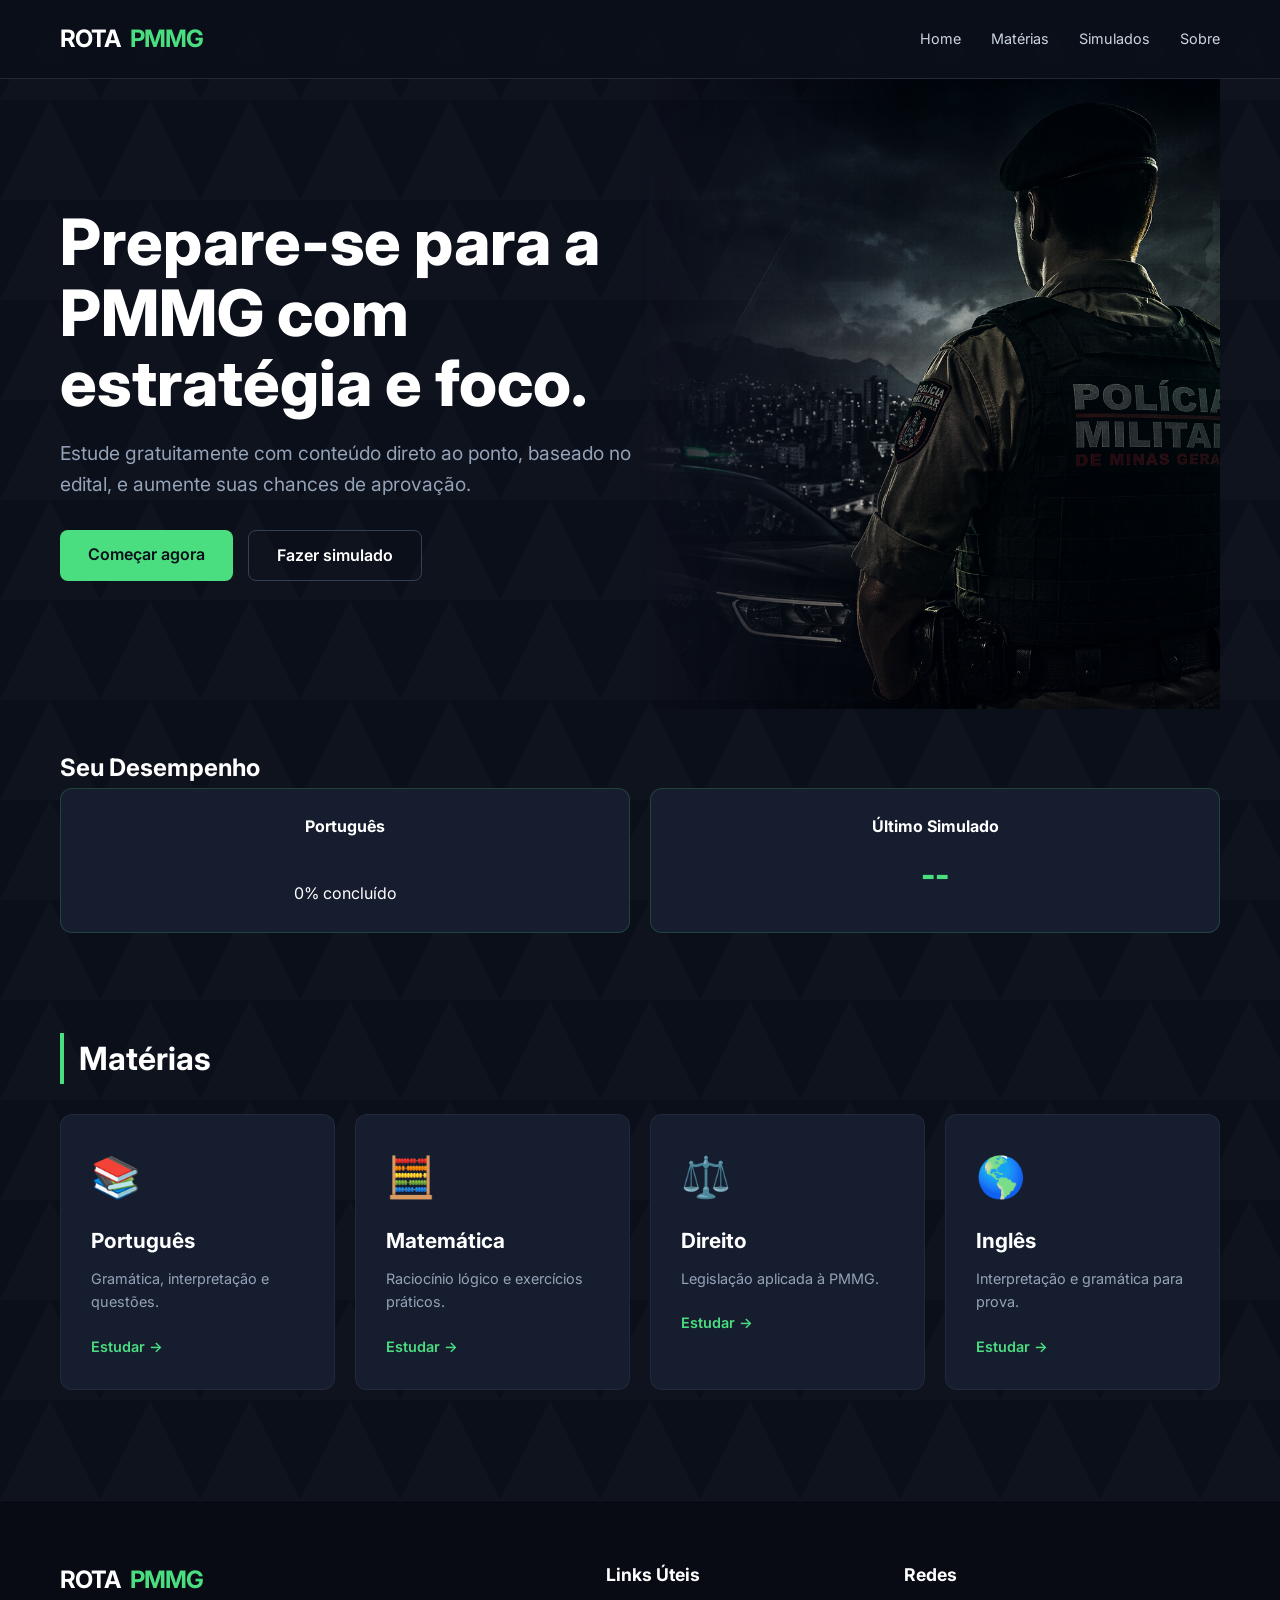
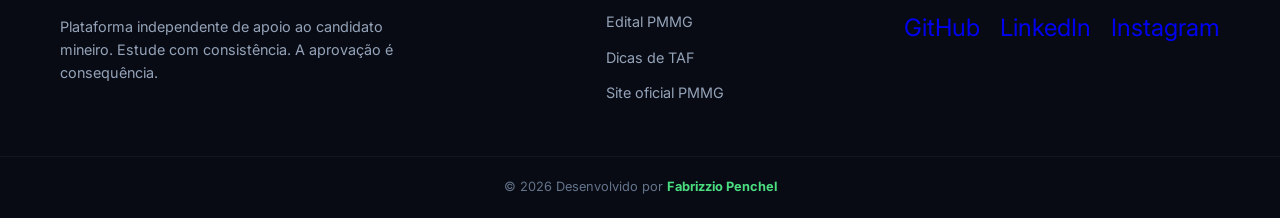
<file: index.html>
<!DOCTYPE html>
<html lang="pt-br">
<head>
    <meta charset="UTF-8">
    <meta name="viewport" content="width=device-width, initial-scale=1.0">
    <title>ROTA PMMG | Prepare-se para aprovação</title>

    <!-- Fonte -->
    <link href="https://fonts.googleapis.com/css2?family=Inter:wght@400;600;700&display=swap" rel="stylesheet">

    <!-- CSS -->
    <link rel="stylesheet" href="style.css">
</head>
<body>

<header>
    <nav class="container">
        <div class="logo">ROTA <span>PMMG</span></div>

        <ul>
            <li><a href="index.html">Home</a></li>
            <li><a href="#materias">Matérias</a></li>
            <li><a href="simulados.html">Simulados</a></li>
            <li><a href="sobre.html">Sobre</a></li>
        </ul>
    </nav>
</header>

<main class="container">

    <!-- HERO -->
    <section class="hero">
        <div class="hero-content">
            <h1>Prepare-se para a PMMG com estratégia e foco.</h1>

            <p>
                Estude gratuitamente com conteúdo direto ao ponto, baseado no edital,
                e aumente suas chances de aprovação.
            </p>

            <div class="buttons">
                <a href="#materias" class="btn btn-primary">Começar agora</a>
                <a href="simulados.html" class="btn btn-secondary">Fazer simulado</a>
            </div>
        </div>
    </section>

    <!-- DASHBOARD -->
    <section class="dashboard">
        <h2>Seu Desempenho</h2>

        <div class="dash-grid">

            <!-- Português -->
            <div class="dash-card">
                <h4>Português</h4>

                <div class="progress-bar">
                    <div id="progresso-pt" class="progress-fill"></div>
                </div>

                <span id="txt-progresso-pt">0% concluído</span>
            </div>

            <!-- Simulado -->
            <div class="dash-card">
                <h4>Último Simulado</h4>

                <div class="score-circle">
                    <span id="last-score">--</span>
                </div>
            </div>

        </div>
    </section>

    <!-- MATÉRIAS -->
    <section id="materias" class="materias">
        <h2>Matérias</h2>

        <div class="grid-materias">

            <div class="card">
                <div class="icon">📚</div>
                <h3>Português</h3>
                <p>Gramática, interpretação e questões.</p>
                <a href="aula-portugues.html" class="link-estudar">Estudar →</a>
            </div>

            <div class="card">
                <div class="icon">🧮</div>
                <h3>Matemática</h3>
                <p>Raciocínio lógico e exercícios práticos.</p>
                <a href="aula-matematica.html" class="link-estudar">Estudar →</a>
            </div>

            <div class="card">
                <div class="icon">⚖️</div>
                <h3>Direito</h3>
                <p>Legislação aplicada à PMMG.</p>
                <a href="aula-direito.html" class="link-estudar">Estudar →</a>
            </div>

            <div class="card">
                <div class="icon">🌎</div>
                <h3>Inglês</h3>
                <p>Interpretação e gramática para prova.</p>
                <a href="aula-ingles.html" class="link-estudar">Estudar →</a>
            </div>

        </div>
    </section>

</main>

<!-- FOOTER -->
<footer>
    <div class="container footer-content">

        <div class="footer-info">
            <div class="logo">ROTA <span>PMMG</span></div>

            <p>
                Plataforma independente de apoio ao candidato mineiro.
                Estude com consistência. A aprovação é consequência.
            </p>
        </div>

        <div class="footer-links">
            <h4>Links Úteis</h4>
            <ul>
                <li><a href="#">Edital PMMG</a></li>
                <li><a href="#">Dicas de TAF</a></li>
                <li><a href="#">Site oficial PMMG</a></li>
            </ul>
        </div>

        <div class="footer-social">
            <h4>Redes</h4>

            <div class="social-icons">
                <a href="https://github.com/FabrizzioPenchel" target="_blank">GitHub</a>
                <a href="https://www.linkedin.com/in/fabrizzio-penchel-95667082" target="_blank">LinkedIn</a>
                <a href="https://www.instagram.com/fabz_penchel/" target="_blank">Instagram</a>
            </div>
        </div>

    </div>

    <div class="footer-bottom">
        <p>&copy; 2026 Desenvolvido por <strong>Fabrizzio Penchel</strong></p>
    </div>
</footer>

<script src="script.js"></script>

</body>
</html>
</file>
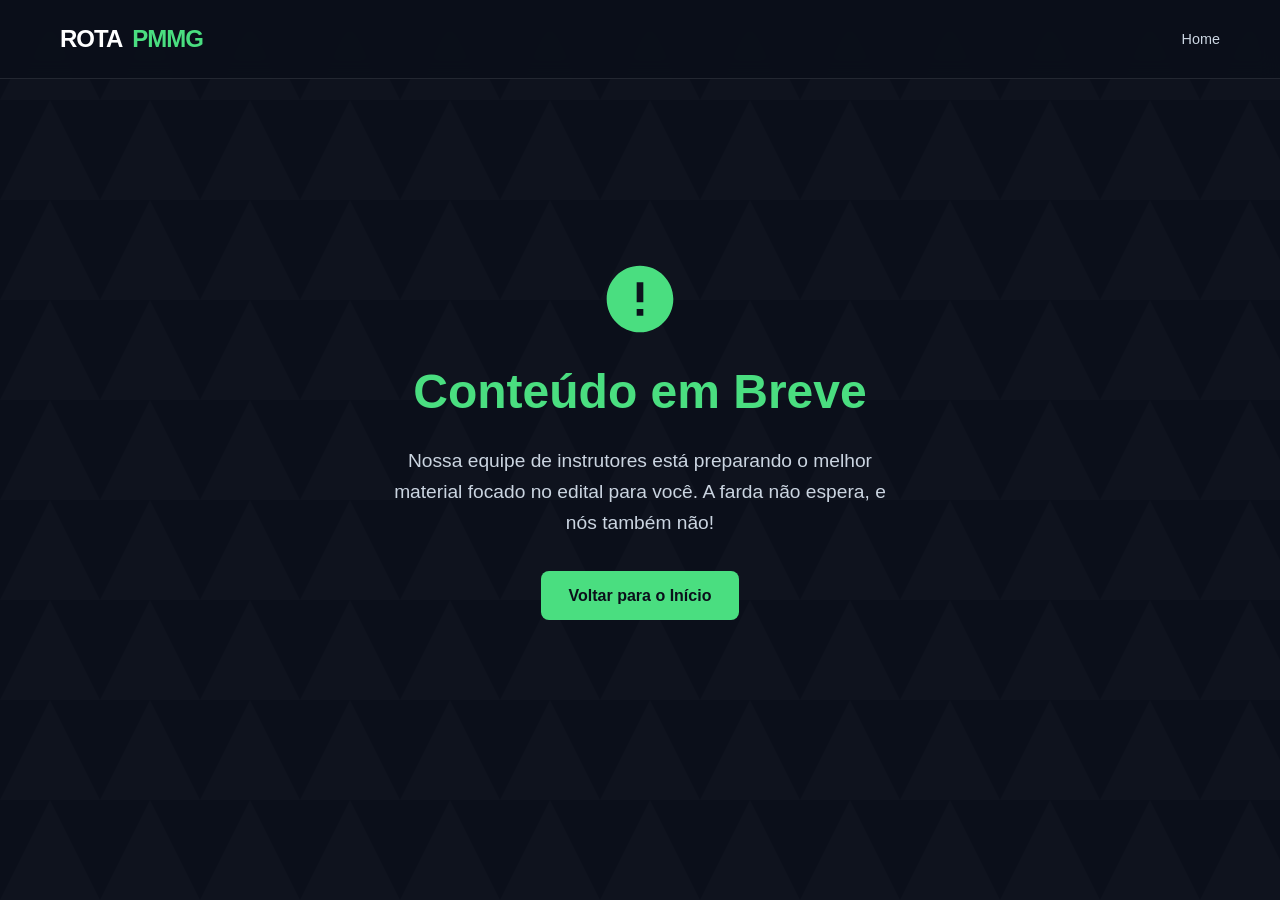
<file: aula-ingles.html>
<!DOCTYPE html>
<html lang="pt-br">
<head>
    <meta charset="UTF-8">
    <meta name="viewport" content="width=device-width, initial-scale=1.0">
    <title>Em Breve | ROTA PMMG</title>
    <link rel="stylesheet" href="style.css">
    <style>
        .em-breve-container {
            height: 80vh;
            display: flex;
            flex-direction: column;
            justify-content: center;
            align-items: center;
            text-align: center;
        }
        .em-breve-container h1 { font-size: 3rem; color: #4ade80; margin-bottom: 1rem; }
        .em-breve-container p { font-size: 1.2rem; color: #cbd5e1; max-width: 500px; margin-bottom: 2rem; }
    </style>
</head>
<body>
    <header>
        <nav class="container">
            <div class="logo">ROTA <span>PMMG</span></div>
            <ul>
                <li><a href="index.html">Home</a></li>
            </ul>
        </nav>
    </header>

    <main class="container em-breve-container">
        <div class="icon-svg" style="width: 80px; height: 80px;">
            <svg viewBox="0 0 24 24">
                <path fill="#4ade80" d="M12 2C6.48 2 2 6.48 2 12s4.48 10 10 10 10-4.48 10-10S17.52 2 12 2zm1 15h-2v-2h2v2zm0-4h-2V7h2v6z"/>
            </svg>
        </div>
        <h1>Conteúdo em Breve</h1>
        <p>Nossa equipe de instrutores está preparando o melhor material focado no edital para você. A farda não espera, e nós também não!</p>
        <a href="index.html" class="btn btn-primary">Voltar para o Início</a>
    </main>
</body>
</html>
</file>
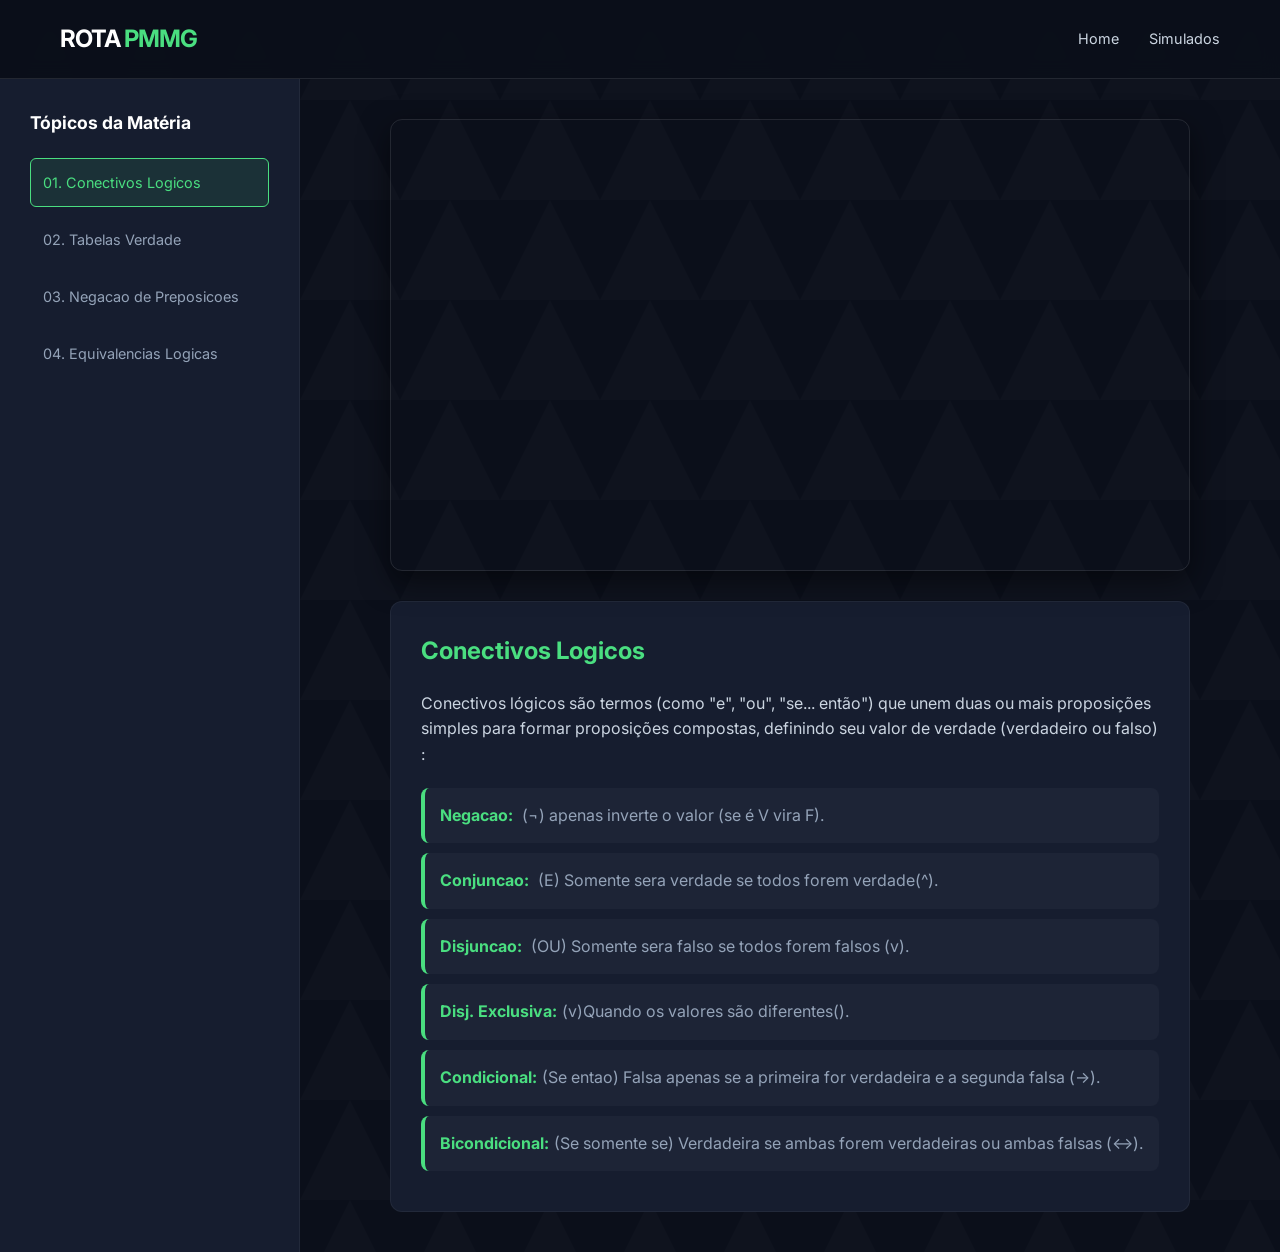
<file: aula-matematica.html>
<!DOCTYPE html>
<html lang="pt-br">
<head>
    <meta charset="UTF-8">
    <meta name="viewport" content="width=device-width, initial-scale=1.0">
    <title>Raciocini Logico | ROTA PMMG</title>
    <link href="https://fonts.googleapis.com/css2?family=Inter:wght@400;600;700&display=swap" rel="stylesheet">
    <link rel="stylesheet" href="style.css">
    <style>
        .aula-container {
            display: grid;
            grid-template-columns: 300px 1fr;
            min-height: calc(100vh - 80px);
        }

        /* Menu Lateral de Tópicos */
        .sidebar-aulas {
            background-color: #161d2f;
            padding: 30px;
            border-right: 1px solid rgba(255, 255, 255, 0.05);
        }

        .sidebar-aulas h3 { margin-bottom: 20px; font-size: 1.1rem; }

        .lista-topicos { list-style: none; }
        .lista-topicos li {
            padding: 12px;
            border-radius: 6px;
            margin-bottom: 8px;
            cursor: pointer;
            transition: 0.3s;
            font-size: 0.9rem;
            color: #94a3b8;
            border: 1px solid transparent;
        }

        .lista-topicos li.ativo {
            background: rgba(74, 222, 128, 0.1);
            color: #4ade80;
            border-color: #4ade80;
        }

        .lista-topicos li:hover:not(.ativo) {
            background: rgba(255, 255, 255, 0.05);
            color: white;
        }

        /* Área do Conteúdo */
        .conteudo-aula {
            padding: 40px;
            overflow-y: auto;
        }

        .video-placeholder {
            width: 100%;
            aspect-ratio: 16/9;
            background: #000;
            border-radius: 12px;
            display: flex;
            justify-content: center;
            align-items: center;
            margin-bottom: 30px;
            border: 1px solid #334155;
        }

        .texto-resumo {
            max-width: 800px;
            margin: 0 auto;
        }

        .texto-resumo h2 { margin-bottom: 20px; color: #4ade80; }
    </style>
</head>
<body>

    <header>
        <nav class="container">
            <div class="logo"><a href="index.html" style="text-decoration: none; color: inherit;">ROTA <span>PMMG</span></a></div>
            <ul id="nav-links">
                <li><a href="index.html">Home</a></li>
                <li><a href="simulados.html">Simulados</a></li>
            </ul>
        </nav>
    </header>

    <div class="aula-container">
        <aside class="sidebar-aulas">
            <h3>Tópicos da Matéria</h3>
            <ul class="lista-topicos">
                <li class="ativo">01. Conectivos Logicos </li>
                <li>02. Tabelas Verdade</li>
                <li>03. Negacao de Preposicoes</li>
                <li>04. Equivalencias Logicas</li>
            </ul>
        </aside>

        <main class="conteudo-aula">
    <div class="video-container">
        <iframe 
            width="100%" 
            height="100%" 
            src="https://www.youtube.com/embed/i8jbzEWEOYk" 
            title="Uso dos Porquês - Aula PMMG" 
            frameborder="0" 
            allow="accelerometer; autoplay; clipboard-write; encrypted-media; gyroscope; picture-in-picture; web-share" 
            allowfullscreen>
        </iframe>
    </div>
    <div class="texto-resumo">
    <h2>Conectivos Logicos</h2>
    <p>Conectivos lógicos são termos (como "e", "ou", "se... então") que unem duas ou mais proposições simples para formar proposições compostas, definindo seu valor de verdade (verdadeiro ou falso) :</p>
    
    <ul class="lista-estudo">
        <li><strong>Negacao:</strong> (¬) apenas inverte o valor (se é V vira F).</li>
        <li><strong>Conjuncao:</strong> (E) Somente sera verdade se todos forem verdade(^).</li>
        <li><strong>Disjuncao:</strong> (OU) Somente sera falso se todos forem falsos (v).</li>
        <li><strong>Disj. Exclusiva:</strong>(v)Quando os valores são diferentes().</li>
        <li><strong>Condicional:</strong>(Se entao) Falsa apenas se a primeira for verdadeira e a segunda falsa (→).</li>
        <li><strong>Bicondicional:</strong>(Se somente se) Verdadeira se ambas forem verdadeiras ou ambas falsas   (↔).</li>
    </ul>

    
</div>
</main>
    </div>

    <script src="script.js"></script>
</body>
</html>
</file>
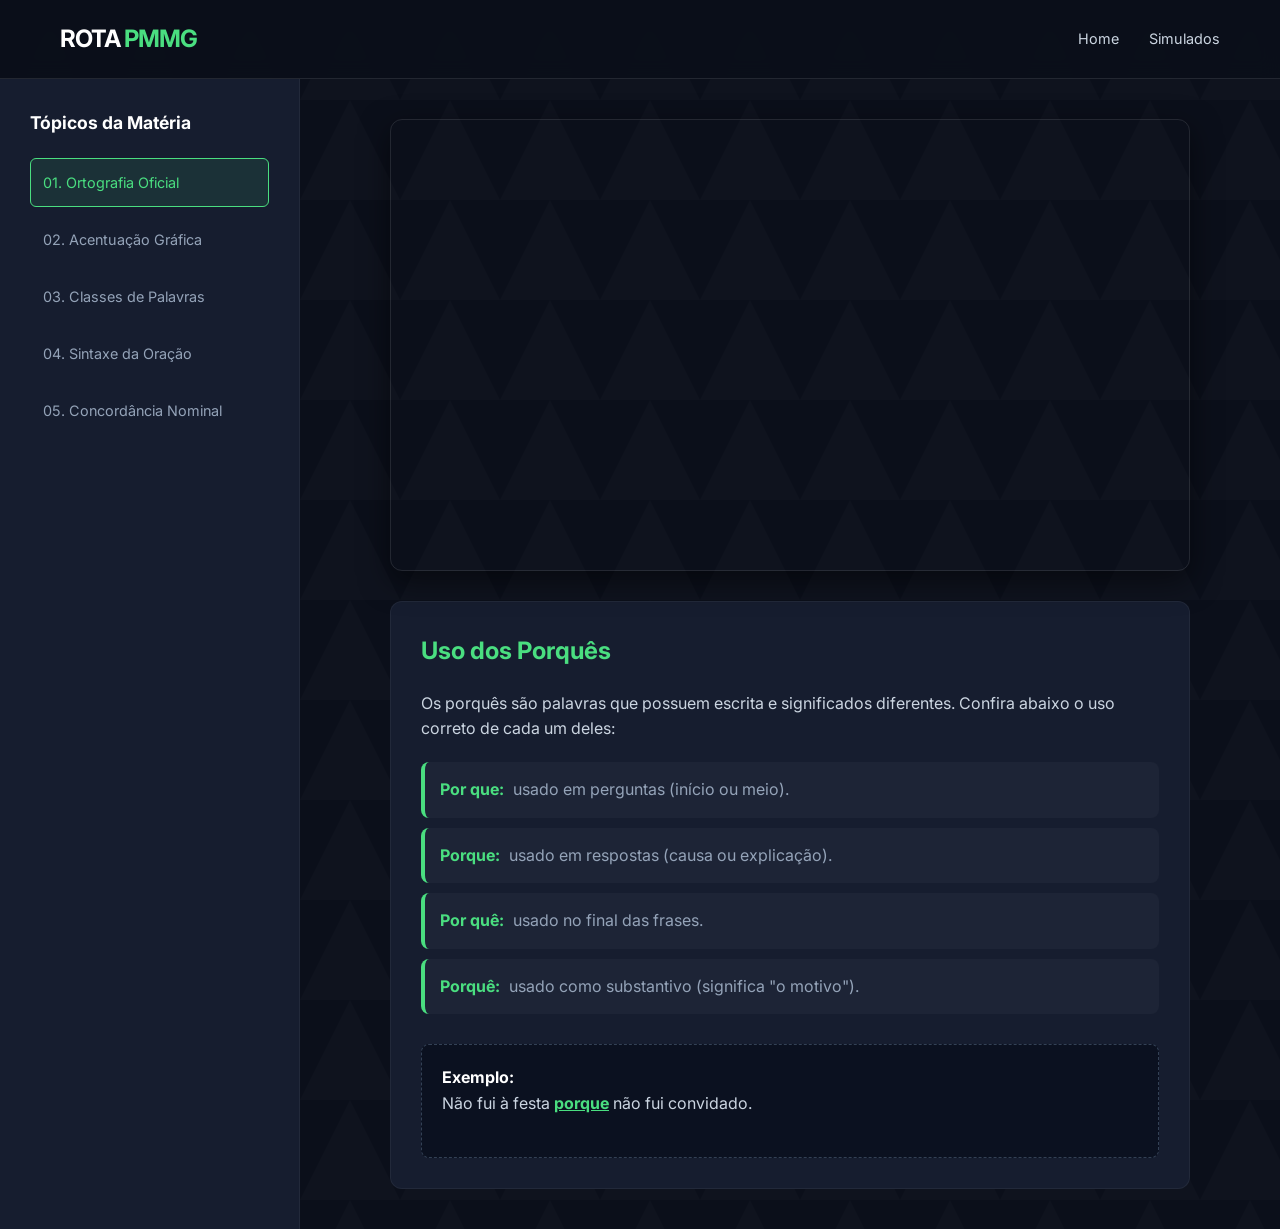
<file: aula-portugues.html>
<!DOCTYPE html>
<html lang="pt-br">
<head>
    <meta charset="UTF-8">
    <meta name="viewport" content="width=device-width, initial-scale=1.0">
    <title>Português | ROTA PMMG</title>
    <link href="https://fonts.googleapis.com/css2?family=Inter:wght@400;600;700&display=swap" rel="stylesheet">
    <link rel="stylesheet" href="style.css">
    <style>
        .aula-container {
            display: grid;
            grid-template-columns: 300px 1fr;
            min-height: calc(100vh - 80px);
        }

        /* Menu Lateral de Tópicos */
        .sidebar-aulas {
            background-color: #161d2f;
            padding: 30px;
            border-right: 1px solid rgba(255, 255, 255, 0.05);
        }

        .sidebar-aulas h3 { margin-bottom: 20px; font-size: 1.1rem; }

        .lista-topicos { list-style: none; }
        .lista-topicos li {
            padding: 12px;
            border-radius: 6px;
            margin-bottom: 8px;
            cursor: pointer;
            transition: 0.3s;
            font-size: 0.9rem;
            color: #94a3b8;
            border: 1px solid transparent;
        }

        .lista-topicos li.ativo {
            background: rgba(74, 222, 128, 0.1);
            color: #4ade80;
            border-color: #4ade80;
        }

        .lista-topicos li:hover:not(.ativo) {
            background: rgba(255, 255, 255, 0.05);
            color: white;
        }

        /* Área do Conteúdo */
        .conteudo-aula {
            padding: 40px;
            overflow-y: auto;
        }

        .video-placeholder {
            width: 100%;
            aspect-ratio: 16/9;
            background: #000;
            border-radius: 12px;
            display: flex;
            justify-content: center;
            align-items: center;
            margin-bottom: 30px;
            border: 1px solid #334155;
        }

        .texto-resumo {
            max-width: 800px;
            margin: 0 auto;
        }

        .texto-resumo h2 { margin-bottom: 20px; color: #4ade80; }
    </style>
</head>
<body>

    <header>
        <nav class="container">
            <div class="logo"><a href="index.html" style="text-decoration: none; color: inherit;">ROTA <span>PMMG</span></a></div>
            <ul id="nav-links">
                <li><a href="index.html">Home</a></li>
                <li><a href="simulados.html">Simulados</a></li>
            </ul>
        </nav>
    </header>

    <div class="aula-container">
        <aside class="sidebar-aulas">
            <h3>Tópicos da Matéria</h3>
            <ul class="lista-topicos">
                <li class="ativo">01. Ortografia Oficial</li>
                <li>02. Acentuação Gráfica</li>
                <li>03. Classes de Palavras</li>
                <li>04. Sintaxe da Oração</li>
                <li>05. Concordância Nominal</li>
            </ul>
        </aside>

        <main class="conteudo-aula">
    <div class="video-container">
        <iframe 
            width="100%" 
            height="100%" 
            src="https://www.youtube.com/embed/T-PCe0lqXwA" 
            title="Uso dos Porquês - Aula PMMG" 
            frameborder="0" 
            allow="accelerometer; autoplay; clipboard-write; encrypted-media; gyroscope; picture-in-picture; web-share" 
            allowfullscreen>
        </iframe>
    </div>
    <div class="texto-resumo">
    <h2>Uso dos Porquês</h2>
    <p>Os porquês são palavras que possuem escrita e significados diferentes. Confira abaixo o uso correto de cada um deles:</p>
    
    <ul class="lista-estudo">
        <li><strong>Por que:</strong> usado em perguntas (início ou meio).</li>
        <li><strong>Porque:</strong> usado em respostas (causa ou explicação).</li>
        <li><strong>Por quê:</strong> usado no final das frases.</li>
        <li><strong>Porquê:</strong> usado como substantivo (significa "o motivo").</li>
    </ul>

    <div class="exemplo-card">
        <strong>Exemplo:</strong>
        <p>Não fui à festa <span>porque</span> não fui convidado.</p>
    </div>
</div>
</main>
    </div>

    <script src="script.js"></script>
</body>
</html>
</file>
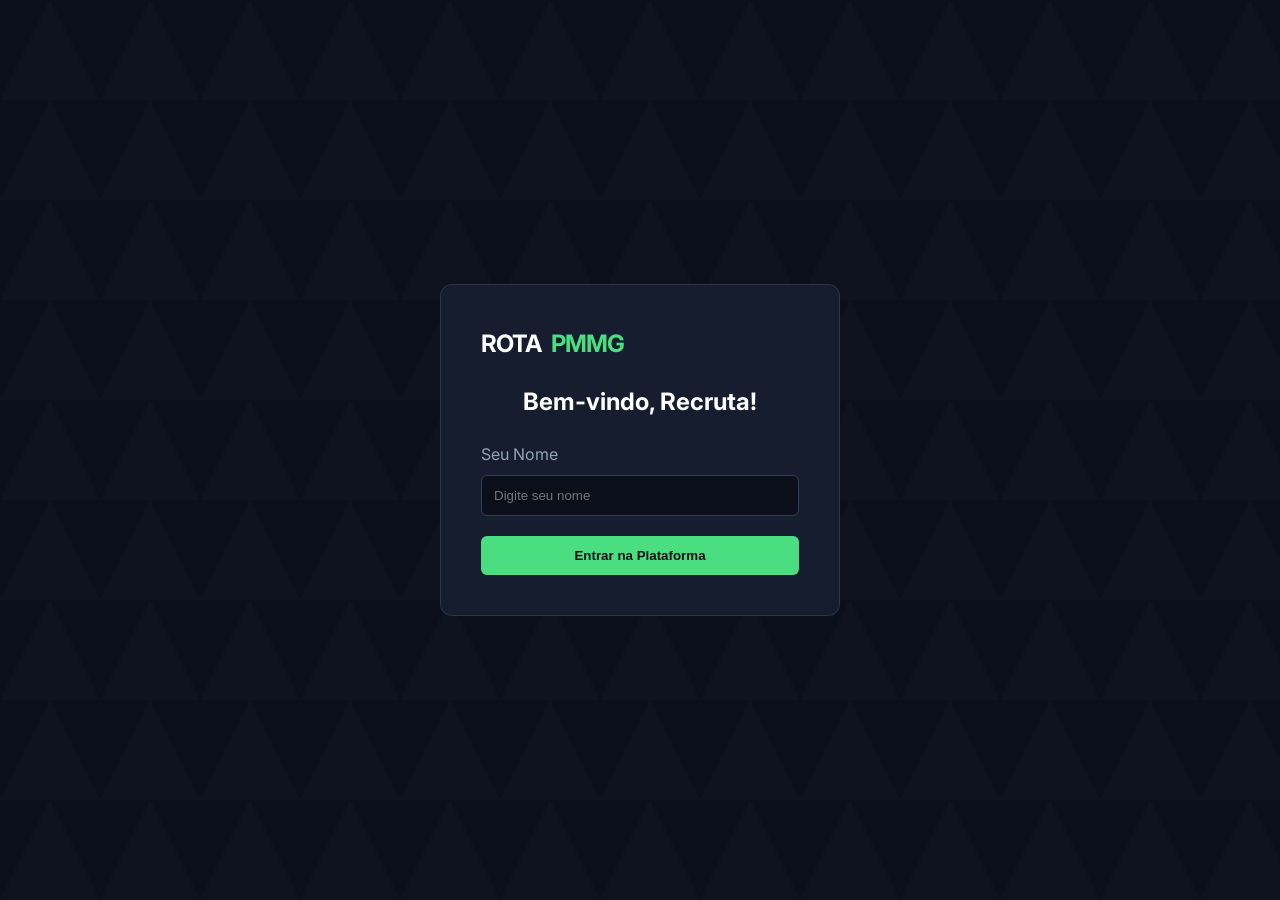
<file: login.html>
<!DOCTYPE html>
<html lang="pt-br">
<head>
    <meta charset="UTF-8">
    <meta name="viewport" content="width=device-width, initial-scale=1.0">
    <title>Login | ROTA PMMG</title>
    <link href="https://fonts.googleapis.com/css2?family=Inter:wght@400;600;700&display=swap" rel="stylesheet">
    <link rel="stylesheet" href="style.css">
    <style>
        /* Estilo específico para centralizar o login */
        body {
            display: flex;
            justify-content: center;
            align-items: center;
            height: 100vh;
        }
        .login-card {
            background: #161d2f;
            padding: 40px;
            border-radius: 12px;
            width: 100%;
            max-width: 400px;
            border: 1px solid rgba(255, 255, 255, 0.1);
            text-align: center;
        }
        .login-card h2 { margin-bottom: 20px; }
        .input-group { margin-bottom: 20px; text-align: left; }
        .input-group label { display: block; margin-bottom: 8px; color: #94a3b8; }
        .input-group input {
            width: 100%;
            padding: 12px;
            border-radius: 6px;
            border: 1px solid #334155;
            background: #0b0f1a;
            color: white;
        }
        .btn-login {
            width: 100%;
            background: #4ade80;
            color: #0b0f1a;
            border: none;
            padding: 12px;
            border-radius: 6px;
            font-weight: 700;
            cursor: pointer;
        }
    </style>
</head>
<body>
    <div class="login-card">
        <div class="logo" style="margin-bottom: 20px;">ROTA <span>PMMG</span></div>
        <h2>Bem-vindo, Recruta!</h2>
        <form id="loginForm">
            <div class="input-group">
                <label>Seu Nome</label>
                <input type="text" id="username" placeholder="Digite seu nome" required>
            </div>
            <button type="submit" class="btn-login">Entrar na Plataforma</button>
        </form>
    </div>

    <script>
        document.getElementById('loginForm').addEventListener('submit', function(e) {
            e.preventDefault();
            const name = document.getElementById('username').value;
            // Salva o nome no navegador
            localStorage.setItem('usuarioLogado', name);
            // Redireciona para a home
            window.location.href = 'index.html';
        });
    </script>
</body>
</html>
</file>
<file: style.css>
/* Configurações Globais */
* {
    margin: 0;
    padding: 0;
    box-sizing: border-box;
}

body {
    background-color: #0b0f1a; /* Azul quase preto da imagem */
    color: white;
    font-family: 'Inter', sans-serif;
    line-height: 1.6;
    background-image: url('data:image/svg+xml;utf8,<svg xmlns="http://www.w3.org/2000/svg" width="100" height="100" viewBox="0 0 100 100"><polygon points="50,0 0,100 100,100" fill="rgba(255, 255, 255, 0.015)"/></svg>');
    background-repeat: repeat;
}

.container {
    max-width: 1200px;
    margin: 0 auto;
    padding: 0 20px;
}

/* Header / Navegação */
header {
    position: sticky;
    top: 0;
    z-index: 1000;
    background-color: rgba(11, 15, 26, 0.95); /* Fundo semi-transparente */
    backdrop-filter: blur(10px); /* Efeito de vidro fosco chique */
    border-bottom: 1px solid rgba(255, 255, 255, 0.1);
    padding: 20px 0;
    border-bottom: 1px solid rgba(255, 255, 255, 0.1);
}

nav {
    display: flex;
    justify-content: space-between;
    align-items: center;
}

.logo {
    font-size: 1.5rem;
    font-weight: 700;
    letter-spacing: -1px;
}

.logo span {
    color: #4ade80; /* Verde neon */
}

nav ul {
    display: flex;
    list-style: none;
    gap: 30px;
}

nav ul a {
    color: #cbd5e1;
    text-decoration: none;
    font-size: 0.9rem;
    transition: 0.3s;
}

nav ul a:hover {
    color: #4ade80;
}

/* Hero Section */
.hero {
    height: 50vh;
    display: flex;
    align-items: center;
    position: relative;
    overflow: hidden;
}

.hero-content {
    max-width: 600px;
}

.hero h1 {
    font-size: 4rem;
    font-weight: 800;
    line-height: 1.1;
    margin-bottom: 20px;
}

.hero h1 span {
    color: #4ade80;
}

.hero p {
    font-size: 1.2rem;
    color: #94a3b8;
    margin-bottom: 30px;
}

/* Botões */
.buttons {
    display: flex;
    gap: 15px;
}

.btn {
    padding: 12px 28px;
    border-radius: 8px;
    text-decoration: none;
    font-weight: 600;
    transition: 0.3s;
}

.btn-primary {
    background-color: #4ade80;
    color: #0b0f1a;
}

.btn-primary:hover {
    background-color: #22c55e;
    transform: translateY(-3px);
}

.btn-secondary {
    border: 1px solid #334155;
    color: white;
}

.btn-secondary:hover {
    background-color: #334155;
}
/* Seção de Matérias */
.materias {
    padding: 60px 0;
}

.materias h2 {
    font-size: 2rem;
    margin-bottom: 30px;
    border-left: 4px solid #4ade80;
    padding-left: 15px;
}

.grid-materias {
    display: grid;
    grid-template-columns: repeat(auto-fit, minmax(250px, 1fr));
    gap: 20px;
}

.card {
    background-color: #161d2f; /* Um tom levemente mais claro que o fundo */
    padding: 30px;
    border-radius: 12px;
    border: 1px solid rgba(255, 255, 255, 0.05);
    transition: 0.3s ease;
}

.card:hover {
    transform: translateY(-10px);
    border-color: #4ade80;
}

.card .icon {
    font-size: 2.5rem;
    margin-bottom: 15px;
}

.card h3 {
    margin-bottom: 10px;
    font-size: 1.3rem;
}

.card p {
    color: #94a3b8;
    font-size: 0.9rem;
    margin-bottom: 20px;
}

.link-estudar {
    color: #4ade80;
    text-decoration: none;
    font-weight: 600;
    font-size: 0.9rem;
}

.link-estudar:hover {
    text-decoration: underline;
}
.hero::after {
    content: '';
    position: absolute;
    top: 0;
    right: 0;
    width: 50%; /* Ocupa metade da tela à direita */
    height: 100%;
    background: url('assets/rotapmmg.png') no-repeat center center;
    background-size: cover;
    z-index: -1; /* Fica atrás do texto */
    mask-image: linear-gradient(to left, black 50%, transparent 100%);
    -webkit-mask-image: linear-gradient(to left, black 50%, transparent 100%);
}
/* Footer */
footer {
    background-color: #080b14;
    padding: 60px 0 20px 0;
    margin-top: 50px;
    border-top: 1px solid rgba(255, 255, 255, 0.05);
}

.footer-content {
    display: grid;
    grid-template-columns: 2fr 1fr 1fr;
    gap: 50px;
    margin-bottom: 40px;
}

.footer-info p {
    color: #94a3b8;
    margin-top: 15px;
    max-width: 350px;
    font-size: 0.9rem;
}

.footer-links h4, .footer-social h4 {
    margin-bottom: 20px;
    font-size: 1.1rem;
    color: white;
}

.footer-links ul {
    list-style: none;
}

.footer-links ul li {
    margin-bottom: 10px;
}

.footer-links ul a {
    color: #94a3b8;
    text-decoration: none;
    font-size: 0.9rem;
    transition: 0.3s;
}

.footer-links ul a:hover {
    color: #4ade80;
}

.social-icons {
    display: flex;
    gap: 20px;
    font-size: 1.5rem;
}

.social-icons a {
    text-decoration: none;
    transition: 0.3s;
}

.social-icons a:hover {
    filter: brightness(1.5);
    transform: scale(1.1);
}

.footer-bottom {
    text-align: center;
    border-top: 1px solid rgba(255, 255, 255, 0.05);
    padding-top: 20px;
    color: #64748b;
    font-size: 0.8rem;
}

.footer-bottom strong {
    color: #4ade80;
}

/* Responsividade para o Footer */
@media (max-width: 768px) {
    .footer-content {
        grid-template-columns: 1fr;
        text-align: center;
    }
    .footer-info p {
        margin: 15px auto;
    }
    .social-icons {
        justify-content: center;
    }
}
/* --- ESTILIZAÇÃO DAS REDES SOCIAIS (FOOTER) --- */

.footer-social h4 {
    margin-bottom: 20px;
    font-size: 1.1rem;
    color: white;
}

.social-icons {
    display: flex;
    gap: 20px; /* Espaço entre os ícones */
}

.social-icons a {
    text-decoration: none;
    display: inline-block;
    transition: transform 0.3s ease; /* Animação de subida */
}

/* O segredo do SVG: a cor é controlada pelo 'fill' */
.icon-svg {
    width: 28px;
    height: 28px;
    fill: #94a3b8; /* Cor cinza padrão para combinar com o footer */
    transition: fill 0.3s ease, filter 0.3s ease;
}

/* Efeito ao passar o mouse */
.social-icons a:hover {
    transform: translateY(-5px); /* O ícone dá um pulinho para cima */
}

.social-icons a:hover .icon-svg {
    fill: #4ade80; /* Muda para o verde neon da ROTA PMMG */
    filter: drop-shadow(0 0 8px rgba(74, 222, 128, 0.4)); /* Brilho neon suave */
}

/* Responsividade: centraliza no celular */
@media (max-width: 768px) {
    .social-icons {
        justify-content: center;
        margin-top: 10px;
    }
}
/* Container do Player de Vídeo */
.video-container {
    position: relative;
    width: 100%;
    padding-bottom: 56.25%; /* Proporção 16:9 */
    height: 0;
    margin-bottom: 30px;
    border-radius: 12px;
    overflow: hidden;
    border: 1px solid rgba(255, 255, 255, 0.1);
    box-shadow: 0 10px 30px rgba(0,0,0,0.5);
}

.video-container iframe {
    position: absolute;
    top: 0;
    left: 0;
    width: 100%;
    height: 100%;
}

/* Ajuste no layout da aula para não estourar a largura */
.conteudo-aula {
    max-width: 900px; /* Deixa a leitura mais confortável */
    margin: 0 auto;
    padding: 40px 20px;
}
/* Container do Texto da Aula */
.texto-resumo {
    margin-top: 40px;
    padding: 30px;
    background-color: #161d2f;
    border-radius: 12px;
    border: 1px solid rgba(255, 255, 255, 0.05);
}

.texto-resumo h2 {
    color: #4ade80;
    margin-bottom: 20px;
}

.texto-resumo p {
    color: #cbd5e1;
    margin-bottom: 20px;
}

/* Lista de estudo estilizada */
.lista-estudo {
    list-style: none;
    padding: 0;
}

.lista-estudo li {
    background: rgba(255, 255, 255, 0.03);
    margin-bottom: 10px;
    padding: 15px;
    border-radius: 8px;
    border-left: 4px solid #4ade80;
    color: #94a3b8;
}

.lista-estudo li strong {
    color: #4ade80;
    margin-right: 5px;
}

/* Card de Exemplo */
.exemplo-card {
    margin-top: 30px;
    padding: 20px;
    background: #0b1120;
    border-radius: 8px;
    border: 1px dashed #334155;
}

.exemplo-card span {
    color: #4ade80;
    font-weight: bold;
    text-decoration: underline;
}
.dashboard { padding: 40px 0; }
.dash-grid { display: grid; grid-template-columns: 1fr 1fr; gap: 20px; }

.dash-card {
    background: #161d2f;
    padding: 25px;
    border-radius: 12px;
    border: 1px solid rgba(74, 222, 128, 0.2);
}

.progress-bar {
    background: #0b0f1a;
    height: 12px;
    border-radius: 6px;
    margin: 15px 0;
    overflow: hidden;
}

.progress-fill {
    height: 100%;
    background: linear-gradient(90deg, #4ade80, #22c55e);
    transition: width 1s ease-in-out;
}

.score-circle {
    font-size: 2rem;
    font-weight: 800;
    color: #4ade80;
    margin-top: 10px;
}
/* --- ESTILIZAÇÃO DE ÍCONES (GERAL) --- */
.icon-svg {
    width: 32px;  /* Tamanho padrão dos ícones nos cards */
    height: 32px;
    fill: #4ade80; /* Cor padrão: Verde Neon PMMG */
    margin-bottom: 15px;
    transition: 0.3s ease;
}

/* Efeito Hover nos Cards de Matéria */
.card:hover .icon-svg {
    transform: scale(1.1) translateY(-5px);
    filter: drop-shadow(0 0 8px rgba(74, 222, 128, 0.5));
}

/* Ajuste específico para o Dashboard */
.dash-card {
    display: flex;
    flex-direction: column;
    align-items: center; /* Centraliza tudo no dash */
    text-align: center;
}

.dash-card .icon-svg {
    width: 40px; /* Ícone um pouco maior no dashboard */
    height: 40px;
}
/* --- ESTILIZAÇÃO DE IMAGENS OFICIAIS (PMMG) --- */

/* 1. Brasão na Nav (Header) */
.logo {
    display: flex;
    align-items: center;
    gap: 10px; /* Espaço entre o brasão e o texto ROTA */
}

.brasão-pmm {
    width: 32px;  /* Tamanho pequeno, profissional para o menu */
    height: 32px;
}

/* 2. Hero Section - Grid para Texto e Policial */
.hero {
    display: grid;
    grid-template-columns: 1.2fr 1fr; /* 1.2 partes para texto, 1 parte para imagem */
    gap: 40px;
    align-items: center;
    min-height: 70vh; /* Mantemos a altura reduzida para ver o dashboard */
    padding: 60px 0;
}

.policial-container {
    display: flex;
    justify-content: center;
    align-items: center;
    height: 100%;
}

.policial-pmm-img {
    max-width: 100%; /* Garante que não estoure o container */
    max-height: 80%; /* Não encosta no menu nem no dashboard */
    filter: drop-shadow(0 0 20px rgba(74, 222, 128, 0.2)); /* Brilho neon suave */
}

/* Responsividade: No celular, o policial some para dar prioridade ao texto e dashboard */
@media (max-width: 992px) {
    .hero {
        grid-template-columns: 1fr; /* Uma única coluna no celular */
        text-align: center;
    }
    .policial-container {
        display: none; /* Esconde a imagem no celular */
    }
}
@media (max-width: 768px) {

    nav {
        flex-direction: column;
        gap: 15px;
    }

    nav ul {
        flex-direction: column;
        align-items: center;
        gap: 10px;
    }

    .hero {
        grid-template-columns: 1fr;
        text-align: center;
        min-height: auto;
        padding: 40px 0;
    }

    .hero h1 {
        font-size: 2rem;
    }

    .hero p {
        font-size: 1rem;
    }

    .buttons {
        flex-direction: column;
        width: 100%;
    }

    .btn {
        width: 100%;
        text-align: center;
    }

    .dash-grid {
        grid-template-columns: 1fr;
    }

    .materias h2 {
        font-size: 1.5rem;
    }

    .card {
        padding: 20px;
    }
}
.opcao-btn.correta {
    border-color: #22c55e;
    background: rgba(34, 197, 94, 0.2);
}

.opcao-btn.errada {
    border-color: #ef4444;
    background: rgba(239, 68, 68, 0.2);
}
.simulado-card {
    max-width: 700px;
    margin: auto;
}

/* Pergunta */
.pergunta h3 {
    font-size: 1.2rem;
    color: #e2e8f0;
    margin-bottom: 20px;
}

/* Opções */
.opcoes {
    display: flex;
    flex-direction: column;
    gap: 12px;
}

/* Botões das opções */
.opcao-btn {
    text-align: left;
    padding: 15px;
    border-radius: 8px;
    border: 1px solid #334155;
    background: #0b0f1a;
    color: #cbd5e1;
    cursor: pointer;
    transition: 0.25s;
}

.opcao-btn:hover {
    border-color: #4ade80;
    transform: translateX(5px);
}

/* Estados */
.opcao-btn.correta {
    background: rgba(34, 197, 94, 0.2);
    border-color: #22c55e;
    color: #22c55e;
}

.opcao-btn.errada {
    background: rgba(239, 68, 68, 0.2);
    border-color: #ef4444;
    color: #ef4444;
}
</file>
